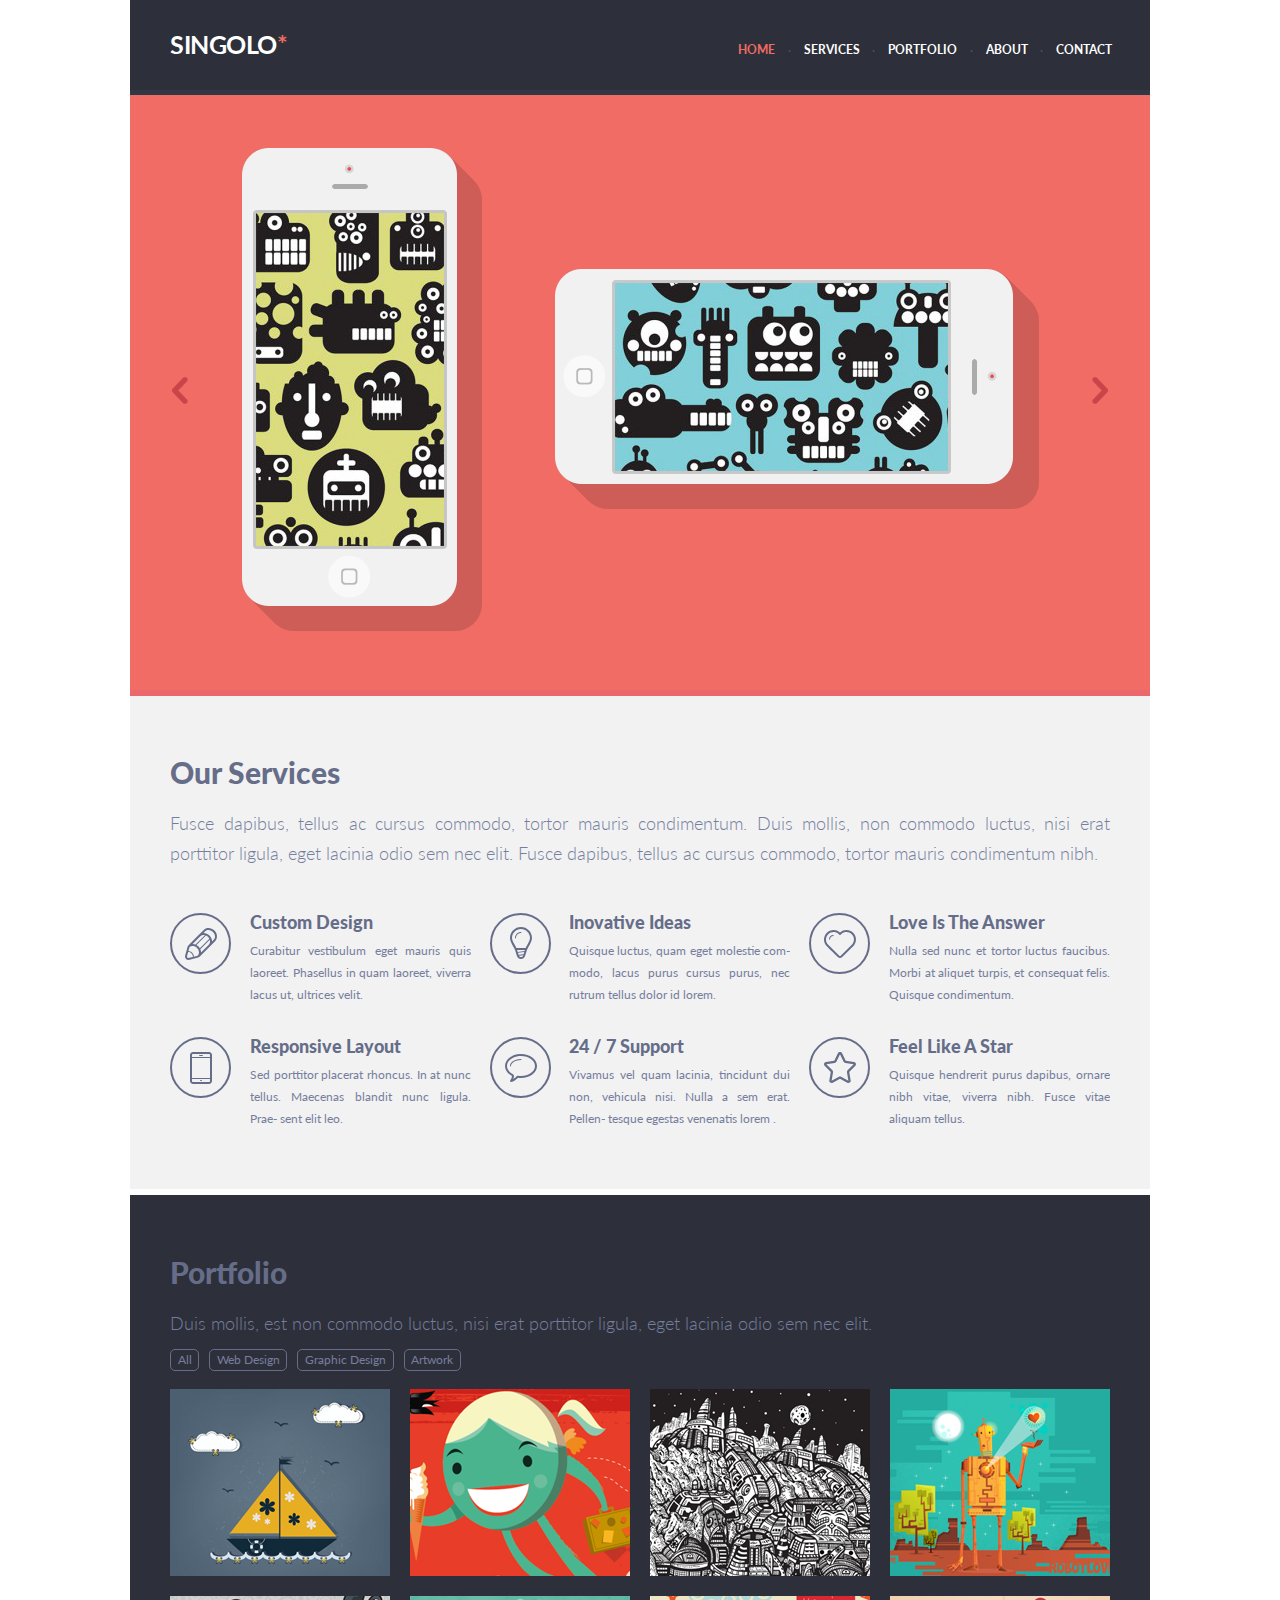
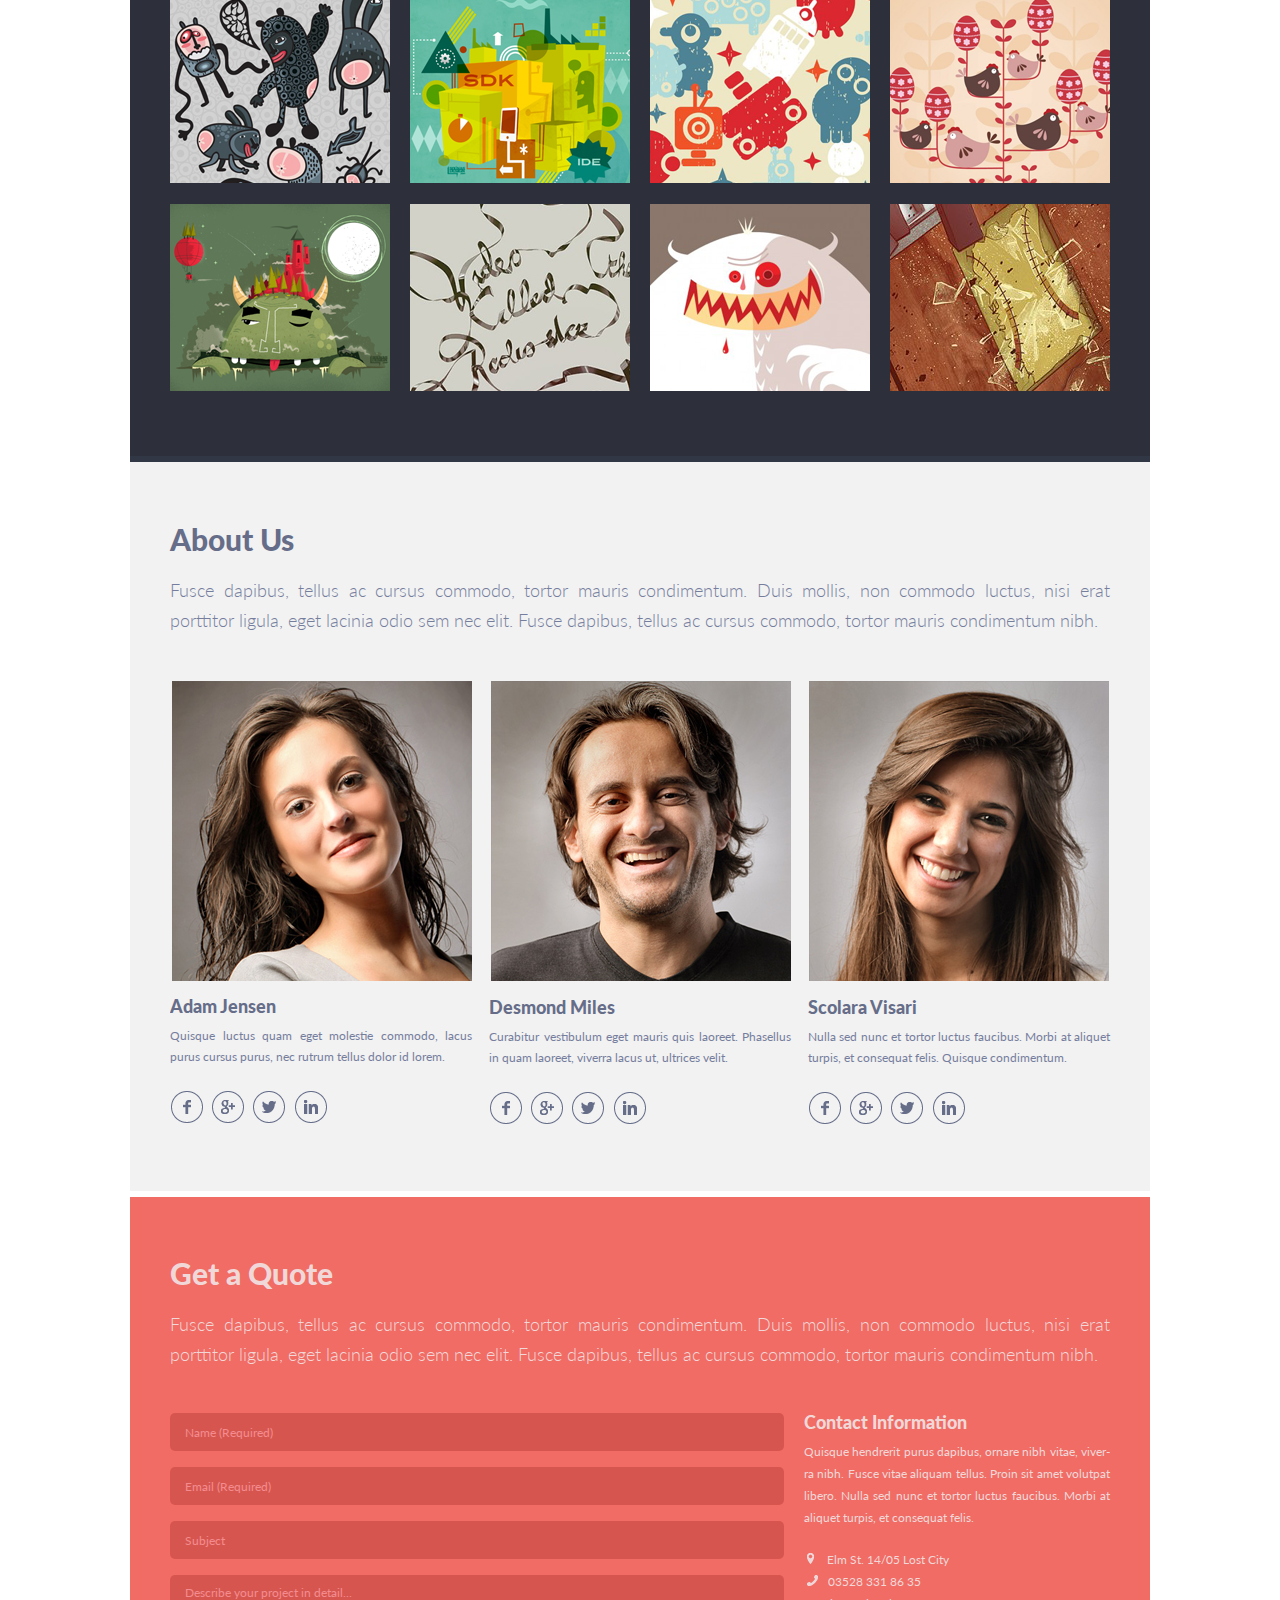
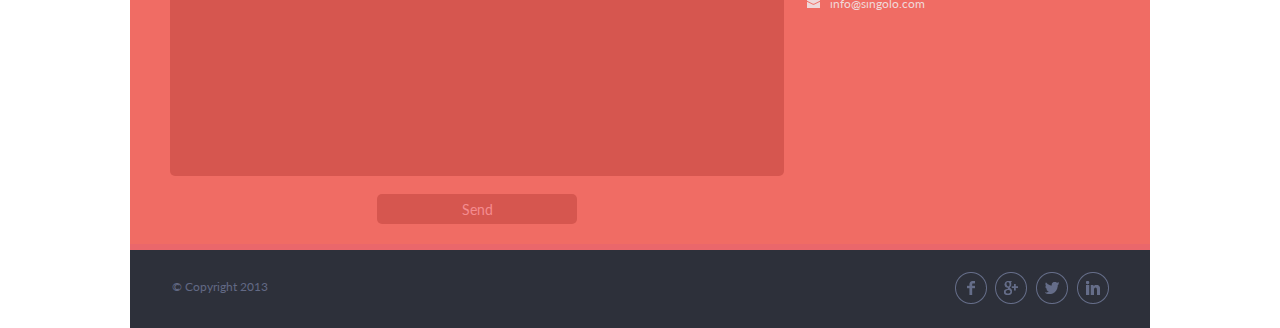
<file: index.html>
<!DOCTYPE html>
<html lang="en">
<head>
	<meta charset="UTF-8">
	<meta name="viewport" content="width=device-width, initial-scale=1.0" />
	<link href="https://fonts.googleapis.com/css?family=Lato:100,300,400,700,900&display=swap" rel="stylesheet">
	<link rel="stylesheet" href="style.css">
	<title>Singolo</title>
</head>
<body>
	<div class="msg">
		<div class="msgh">
			<header class="header wrapper">
				<div class="burger">
					<img src="assets/Burger-menu-icon.png" alt="Burger">
				</div>
				<h1>SINGOLO<span class="spar">*</span></h1>
				<nav class="navigation nav-first">
					<a href="#slider" class="active_nav">HOME</a>
					<span>·</span>
					<a href="#services">SERVICES</a>
					<span>·</span>
					<a href="#Portfolio">PORTFOLIO</a>
					<span>·</span>
					<a href="#About-us">ABOUT</a>
					<span>·</span>
					<a href="#get-a-quote">CONTACT</a>
				</nav>
			</header>
		</div>
	</div>
	<main>
		<section id="slider">
			<div class="slider wrapper">
				<img src="assets/Left.png" alt="On the left" class="slide left">
				<img src="assets/Right.png" alt="On the right" class="slide right">
				<div class="slide1 slide__active">
					<img src="assets/iPhoneVertical.png" alt="Vertical iPhone" class="vertical-phone">
					<div class="vertel"></div>
					<div class="black1"></div>
					<img src="assets/iPhoneHorizontal.png" alt="Horizontal iPhone" class="horizontal-phone">
					<div class="hortel"></div>
					<div class="black2"></div>
				</div>
				<div class="slide1">
					<img src="assets/leftphone.png" alt="left-phone" class="left-phone">
					<img src="assets/mainphone.png" alt="main-phone" class="main-phone">
					<img src="assets/rightphone.png" alt="right-phone" class="right-phone">
				</div>
			</div>
		</section>
		<section class="services wrapper" id="services">
			<div class="description">
				<h2>Our Services</h2>
				<p>Fusce dapibus, tellus ac cursus commodo, tortor mauris condimentum. Duis mollis, non commodo luctus, nisi erat porttitor ligula, eget lacinia odio sem nec elit. Fusce dapibus, tellus ac cursus commodo, tortor mauris condimentum nibh.</p>
			</div>
			<div class="layout-3-colums">
				<div class="colums">
					<img src="assets/pen.svg" alt="pen">
					<h3>Custom Design</h3>
					<p>Curabitur vestibulum eget mauris quis laoreet. Phasellus in quam laoreet, viverra lacus ut, ultrices velit.</p>
				</div>
				<div class="colums">
					<img src="assets/bulb.svg" alt="bulb">
					<h3>Inovative Ideas</h3>
					<p>Quisque luctus, quam eget molestie com- modo, lacus purus cursus purus, nec rutrum tellus dolor id lorem.</p>
				</div>
				<div class="colums">
					<img src="assets/heart.svg" alt="heart">
					<h3>Love Is The Answer</h3>
					<p>Nulla sed nunc et tortor luctus faucibus. Morbi at aliquet turpis, et consequat felis. Quisque condimentum.</p>
				</div>
				<div class="colums">
					<img src="assets/phone.svg" alt="phone">
					<h3>Responsive Layout</h3>
					<p>Sed porttitor placerat rhoncus. In at nunc tellus. Maecenas blandit nunc ligula. Prae- sent elit leo.</p>
				</div>
				<div class="colums">
					<img src="assets/bubble.svg" alt="bubble">
					<h3>24 / 7 Support</h3>
					<p>Vivamus vel quam lacinia, tincidunt dui non, vehicula nisi. Nulla a sem erat. Pellen- tesque egestas venenatis lorem .</p>
				</div>
				<div class="colums">
					<img src="assets/star.svg" alt="star">
					<h3>Feel Like A Star</h3>
					<p>Quisque hendrerit purus dapibus, ornare nibh vitae, viverra nibh. Fusce vitae aliquam tellus.</p>
				</div>
			</div>
		</section>
		<section class="Portfolio" id="Portfolio">
			<div class="wrapper portfolio">
				<div class="up-text">
					<h2>Portfolio</h2>
					<p>Duis mollis, est non commodo luctus, nisi erat porttitor ligula, eget lacinia odio sem nec elit.</p>
					<button>All</button>
					<button>Web Design</button>
					<button>Graphic Design</button>
					<button>Artwork</button>
					<div class="layout-4-colums">
						<div class="colum"><img src="assets/1.png"></div>
						<div class="colum"><img src="assets/2.png"></div>
						<div class="colum"><img src="assets/3.png"></div>
						<div class="colum"><img src="assets/4.png"></div>
						<div class="colum"><img src="assets/5.png"></div>
						<div class="colum"><img src="assets/6.png"></div>
						<div class="colum"><img src="assets/7.png"></div>
						<div class="colum"><img src="assets/8.png"></div>
						<div class="colum"><img src="assets/9.png"></div>
						<div class="colum"><img src="assets/10.png"></div>
						<div class="colum"><img src="assets/11.png"></div>
						<div class="colum"><img src="assets/12.png"></div>
					</div>
				</div>
			</div>
		</section>
		<section class="About-us" id="About-us">
			<div class="wrapper about-us">
				<div class="description">
					<h2>About Us</h2>
					<p>Fusce dapibus, tellus ac cursus commodo, tortor mauris condimentum. Duis mollis, non commodo luctus, nisi erat porttitor ligula, eget lacinia odio sem nec elit. Fusce dapibus, tellus ac cursus commodo, tortor mauris condimentum nibh.</p>
				</div>
				<div class="layout-3-colums1">
					<div class="column">
						<img class="man" src="assets/Adam.png">
						<h3>Adam Jensen</h3>
						<p>Quisque luctus quam eget molestie commodo, lacus purus cursus purus, nec rutrum tellus dolor id lorem.</p>
						<img class="soc" src="assets/facebook.png">
						<img class="soc" src="assets/google.png">
						<img class="soc" src="assets/twitter.png">
						<img class="soc" src="assets/linkedin.png">
					</div>
					<div class="column">
						<img class="man" src="assets/Desmond.png">
						<h3>Desmond Miles</h3>
						<p>Curabitur vestibulum eget mauris quis laoreet. Phasellus in quam laoreet, viverra lacus ut, ultrices velit.</p>
						<img class="soc" src="assets/facebook.png">
						<img class="soc" src="assets/google.png">
						<img class="soc" src="assets/twitter.png">
						<img class="soc" src="assets/linkedin.png">
					</div>
					<div class="column">
						<img class="man" src="assets/Scrola.png">
						<h3>Scolara Visari</h3>
						<p>Nulla sed nunc et tortor luctus faucibus. Morbi at aliquet turpis, et consequat felis. Quisque condimentum.</p>
						<img class="soc" src="assets/facebook.png">
						<img class="soc" src="assets/google.png">
						<img class="soc" src="assets/twitter.png">
						<img class="soc" src="assets/linkedin.png">
					</div>
				</div>
			</div>
		</section>
		<section class="get-a-quote" id="get-a-quote">
			<div class="wrapper get">
				<h2>Get a Quote</h2>
				<p class="description">Fusce dapibus, tellus ac cursus commodo, tortor mauris condimentum. Duis mollis, non commodo luctus, nisi erat porttitor ligula, eget lacinia odio sem nec elit. Fusce dapibus, tellus ac cursus commodo, tortor mauris condimentum nibh.</p>
				<div class="forms">
					<div class="main-form">
						<form method="post" action="" onsubmit="return false" id="form">
							<input type="text" placeholder="Name (Required)" required id="name">
							<input type="email" placeholder="Email (Required)" required id="email">
							<input type="text" placeholder="Subject" id="subject">
							<textarea placeholder="Describe your project in detail..." id="describe"></textarea>
							<input type="submit" name="but" class="but" value="Send" id="submit">
						</form>
					</div>
					<div class="message-block">
						<div class="message">
							<h4>Письмо отправлено</h4>
							<p>Тема: <span id="subject2"></span></p>
							<p>Описание: <span id="describe2"></span></p>
							<input type="button" name="but" id="close" value="OK">
						</div>
					</div>
					<div class="contact">
						<h3>Contact Information</h3>
						<p>Quisque hendrerit purus dapibus, ornare nibh vitae, viver- ra nibh. Fusce vitae aliquam tellus. Proin sit amet volutpat libero. Nulla sed nunc et tortor luctus faucibus. Morbi at aliquet turpis, et consequat felis.</p>
						<img alt="Location" src="assets/location.png" width="7px" height="11px"><span>Elm St. 14/05 Lost City</span><br>
						<a href="tel:035283318635"><img alt="Phone" src="assets/phone-small.png" width="11px" height="11px">03528 331 86 35</a><br>
						<a href="mailto:info@singolo.com"><img alt="Email" src="assets/mail.png" width="13px" height="8px">info@singolo.com</a>
					</div>
				</div>
			</div>
		</section>
		<footer>
			<div class="wrapper foot">
				<p>© Copyright 2013</p>
				<div class="circles">
					<img alt="Facebook" src="assets/facebook.png">
					<img alt="Google" src="assets/google.png">
					<img alt="Twitter" src="assets/twitter.png">
					<img alt="In" src="assets/linkedin.png">
				</div>
			</div>
		</footer>
	</main>
	<script type="text/javascript" src="script.js"></script>
</body>
</html>
</file>
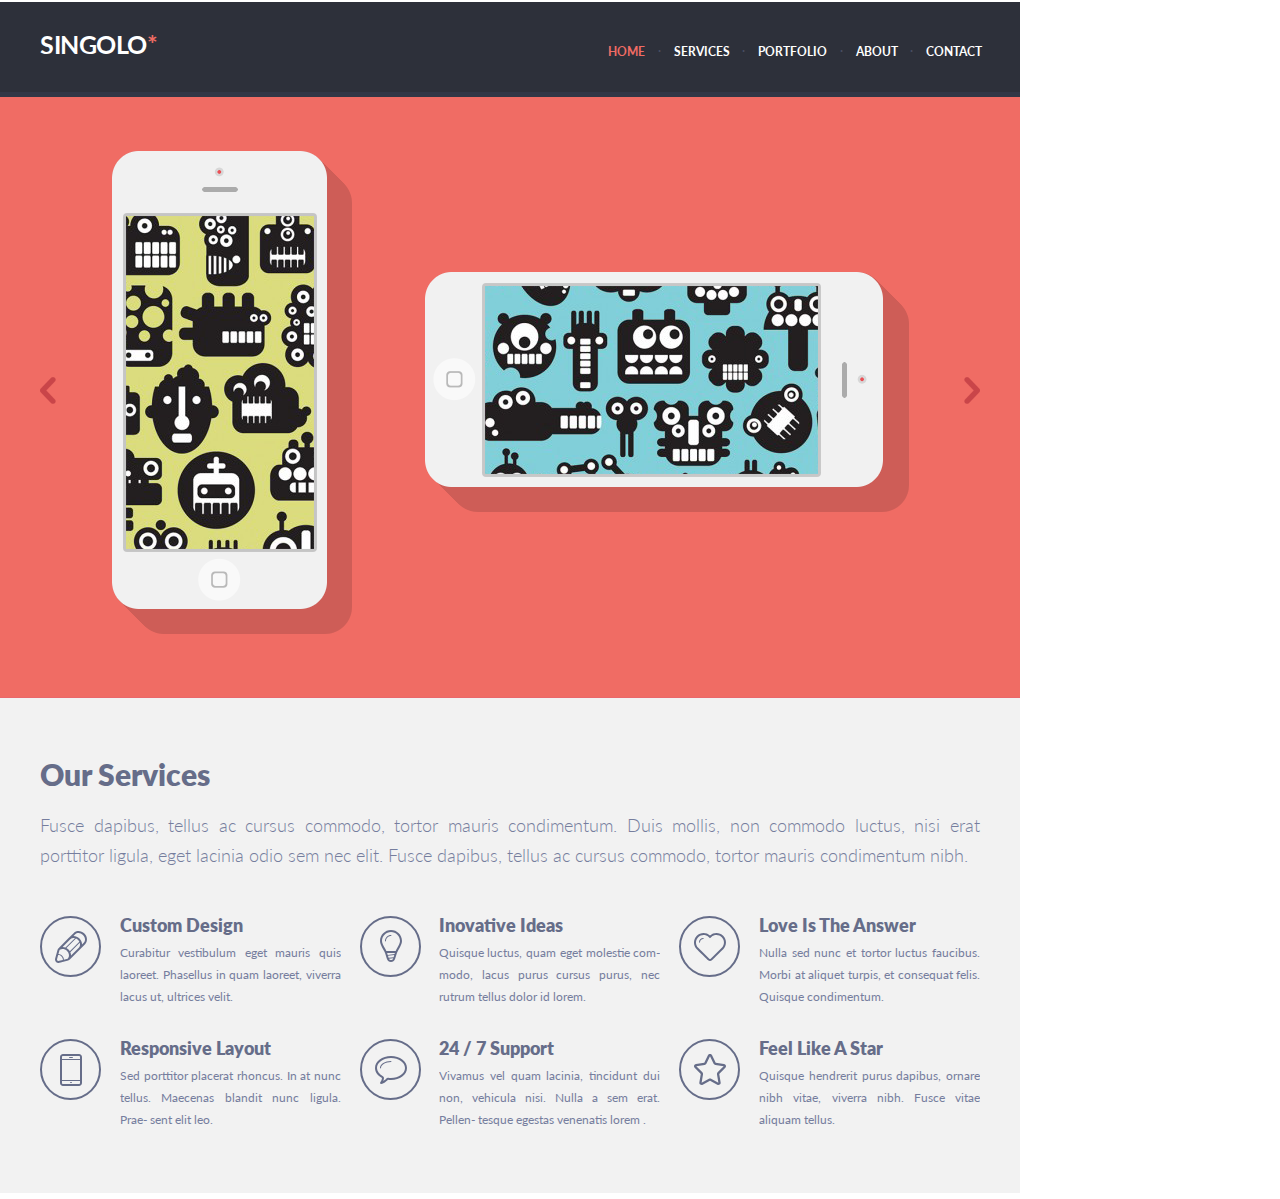
<file: singolo1.html>
<!DOCTYPE html>
<html lang="en">
<head>
	<meta charset="UTF-8">
	<link rel="stylesheet" href="singolo1.css">
	<title>Singolo1</title>
</head>
<body>
	<header class="header">
		<div class="wrapper">
			<h1>SINGOLO<span class="spar">*</span></h1>
			<nav class="navigation">
				<a href="#">HOME</a>
				<span>·</span>
				<a href="#">SERVICES</a>
				<span>·</span>
				<a href="#">PORTFOLIO</a>
				<span>·</span>
				<a href="#">ABOUT</a>
				<span>·</span>
				<a href="#">CONTACT</a>
			</nav>
		</div>
	</header>
	<main>
		<div class="slider">
			<div class="wrapper">
				<img src="assets/Left.png" alt="On the left" class="slide left">
				<img src="assets/iPhoneVertical.png" alt="Vertical iPhone" class="vertical-phone">
				<img src="assets/iPhoneHorizontal.png" alt="Horizontal iPhone" class="horizontal-phone">
				<img src="assets/Right.png" alt="On the right" class="slide right">
			</div>
		</div>
		<section class="services">
			<div class="wrapper">
				<div class="description">
					<h2>Our Services</h2>
					<p>Fusce dapibus, tellus ac cursus commodo, tortor mauris condimentum. Duis mollis, non commodo luctus, nisi erat porttitor ligula, eget lacinia odio sem nec elit. Fusce dapibus, tellus ac cursus commodo, tortor mauris condimentum nibh.</p>
				</div>
				<div class="layout-3-colums">
					<div class="colums">
						<img src="assets/pen.svg" alt="pen">
						<h3>Custom Design</h3>
						<p>Curabitur vestibulum eget mauris quis laoreet. Phasellus in quam laoreet, viverra lacus ut, ultrices velit.</p>
					</div>
					<div class="colums">
						<img src="assets/bulb.svg" alt="bulb">
						<h3>Inovative Ideas</h3>
						<p>Quisque luctus, quam eget molestie com- modo, lacus purus cursus purus, nec rutrum tellus dolor id lorem.</p>
					</div>
					<div class="colums">
						<img src="assets/heart.svg" alt="heart">
						<h3>Love Is The Answer</h3>
						<p>Nulla sed nunc et tortor luctus faucibus. Morbi at aliquet turpis, et consequat felis. Quisque condimentum.</p>
					</div>
					<div class="colums">
						<img src="assets/phone.svg" alt="phone">
						<h3>Responsive Layout</h3>
						<p>Sed porttitor placerat rhoncus. In at nunc tellus. Maecenas blandit nunc ligula. Prae- sent elit leo.</p>
					</div>
					<div class="colums">
						<img src="assets/bubble.svg" alt="bubble">
						<h3>24 / 7 Support</h3>
						<p>Vivamus vel quam lacinia, tincidunt dui non, vehicula nisi. Nulla a sem erat. Pellen- tesque egestas venenatis lorem .</p>
					</div>
					<div class="colums">
						<img src="assets/star.svg" alt="star">
						<h3>Feel Like A Star</h3>
						<p>Quisque hendrerit purus dapibus, ornare nibh vitae, viverra nibh. Fusce vitae aliquam tellus.</p>
					</div>
				</div>
			</div>
		</section>
	</main>	
</body>
</html>
</file>
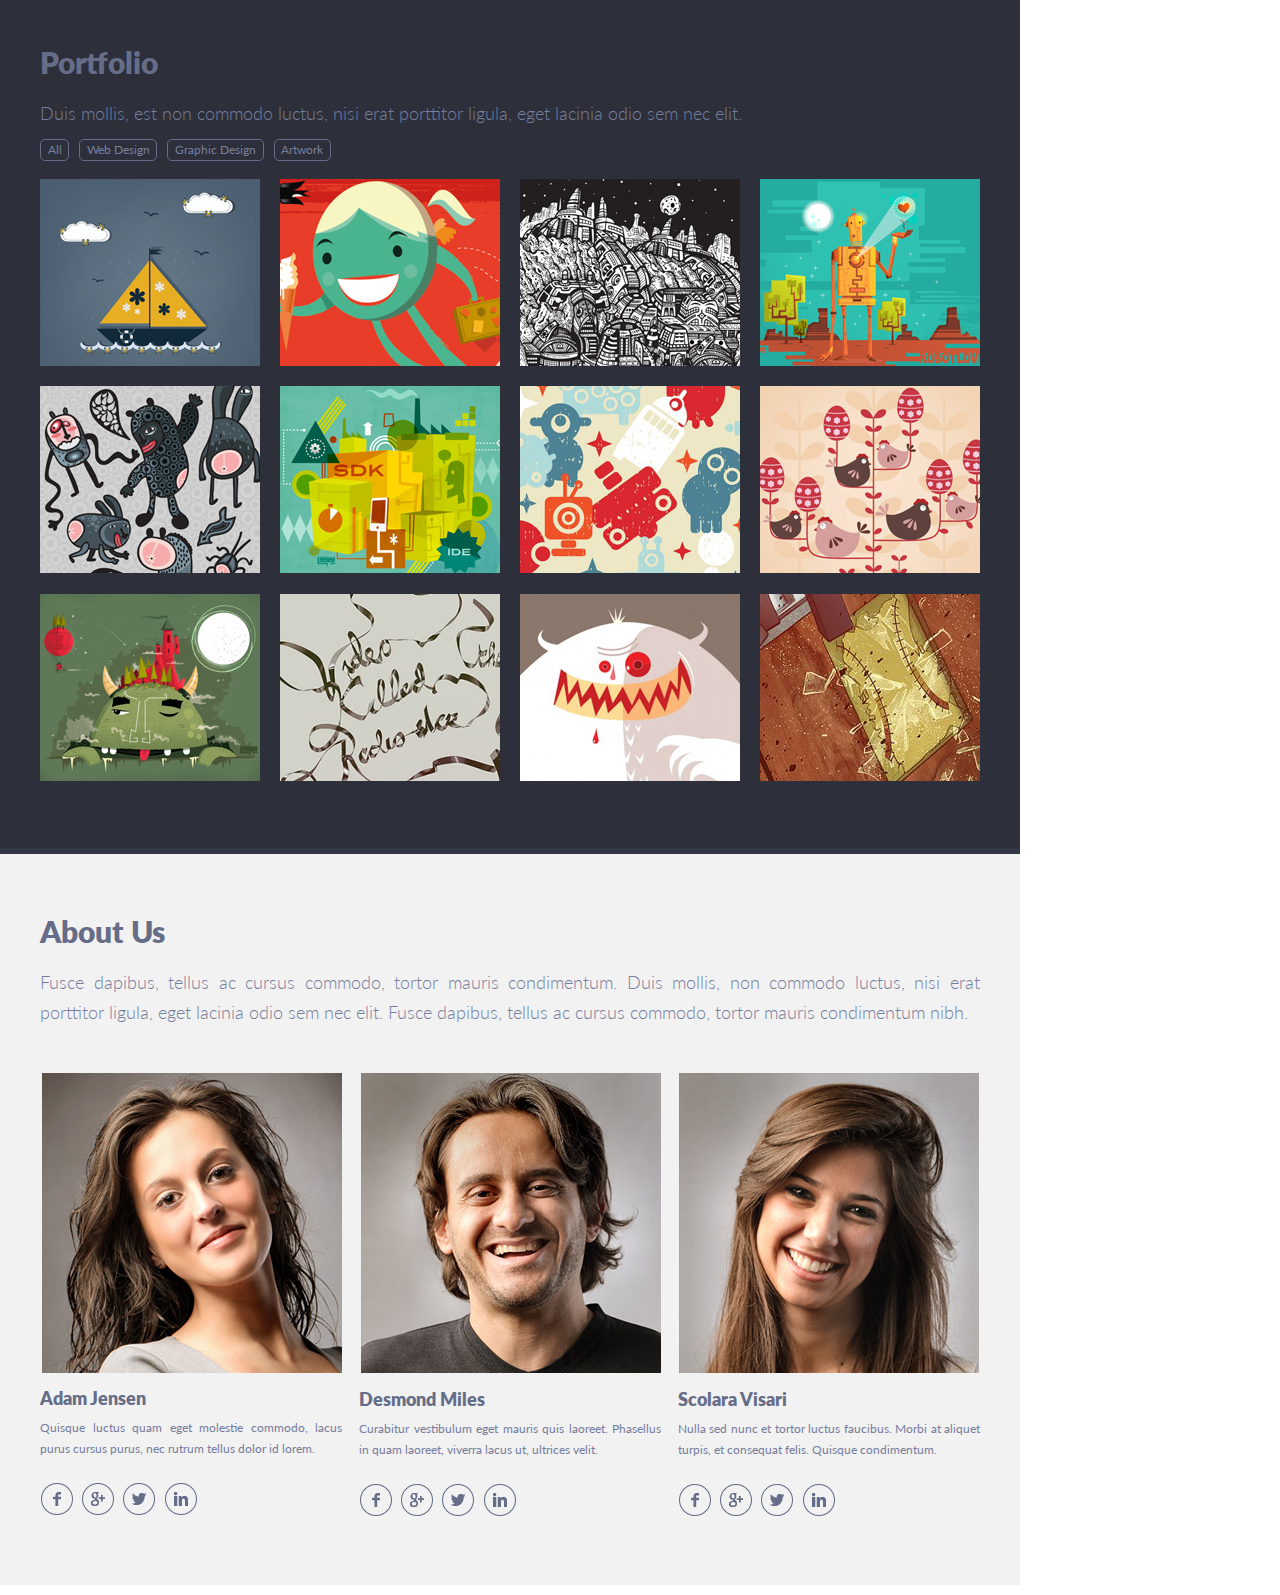
<file: singolo2.html>
<!DOCTYPE html>
<html lang="en">
<head>
	<meta charset="UTF-8">
	<link rel="stylesheet" href="singolo2.css">
	<title>Singolo2</title>
</head>
<body>
	<main>
		<section class="Portfolio">
			<div class="wrapper portfolio">
				<div class="up-text">
					<h2>Portfolio</h2>
					<p>Duis mollis, est non commodo luctus, nisi erat porttitor ligula, eget lacinia odio sem nec elit.</p>
					<button>All</button>
					<button>Web Design</button>
					<button>Graphic Design</button>
					<button>Artwork</button>
					<div class="layout-4-colums">
						<div class="colum"><img src="assets/1.png"></div>
						<div class="colum"><img src="assets/2.png"></div>
						<div class="colum"><img src="assets/3.png"></div>
						<div class="colum"><img src="assets/4.png"></div>
						<div class="colum"><img src="assets/5.png"></div>
						<div class="colum"><img src="assets/6.png"></div>
						<div class="colum"><img src="assets/7.png"></div>
						<div class="colum"><img src="assets/8.png"></div>
						<div class="colum"><img src="assets/9.png"></div>
						<div class="colum"><img src="assets/10.png"></div>
						<div class="colum"><img src="assets/11.png"></div>
						<div class="colum"><img src="assets/12.png"></div>
					</div>
				</div>
			</div>
		</section>
		<section class="About-us">
			<div class="wrapper about-us">
				<div class="description">
					<h2>About Us</h2>
					<p>Fusce dapibus, tellus ac cursus commodo, tortor mauris condimentum. Duis mollis, non commodo luctus, nisi erat porttitor ligula, eget lacinia odio sem nec elit. Fusce dapibus, tellus ac cursus commodo, tortor mauris condimentum nibh.</p>
				</div>
				<div class="layout-3-colums">
					<div class="column">
						<img class="man" src="assets/Adam.png">
						<h3>Adam Jensen</h3>
						<p>Quisque luctus quam eget molestie commodo, lacus purus cursus purus, nec rutrum tellus dolor id lorem.</p>
						<img class="soc" src="assets/facebook.png">
						<img class="soc" src="assets/google.png">
						<img class="soc" src="assets/twitter.png">
						<img class="soc" src="assets/linkedin.png">
					</div>
					<div class="column">
						<img class="man" src="assets/Desmond.png">
						<h3>Desmond Miles</h3>
						<p>Curabitur vestibulum eget mauris quis laoreet. Phasellus in quam laoreet, viverra lacus ut, ultrices velit.</p>
						<img class="soc" src="assets/facebook.png">
						<img class="soc" src="assets/google.png">
						<img class="soc" src="assets/twitter.png">
						<img class="soc" src="assets/linkedin.png">
					</div>
					<div class="column">
						<img class="man" src="assets/Scrola.png">
						<h3>Scolara Visari</h3>
						<p>Nulla sed nunc et tortor luctus faucibus. Morbi at aliquet turpis, et consequat felis. Quisque condimentum.</p>
						<img class="soc" src="assets/facebook.png">
						<img class="soc" src="assets/google.png">
						<img class="soc" src="assets/twitter.png">
						<img class="soc" src="assets/linkedin.png">
					</div>
				</div>
			</div>
		</section>
	</main>
</body>
</html>
</file>
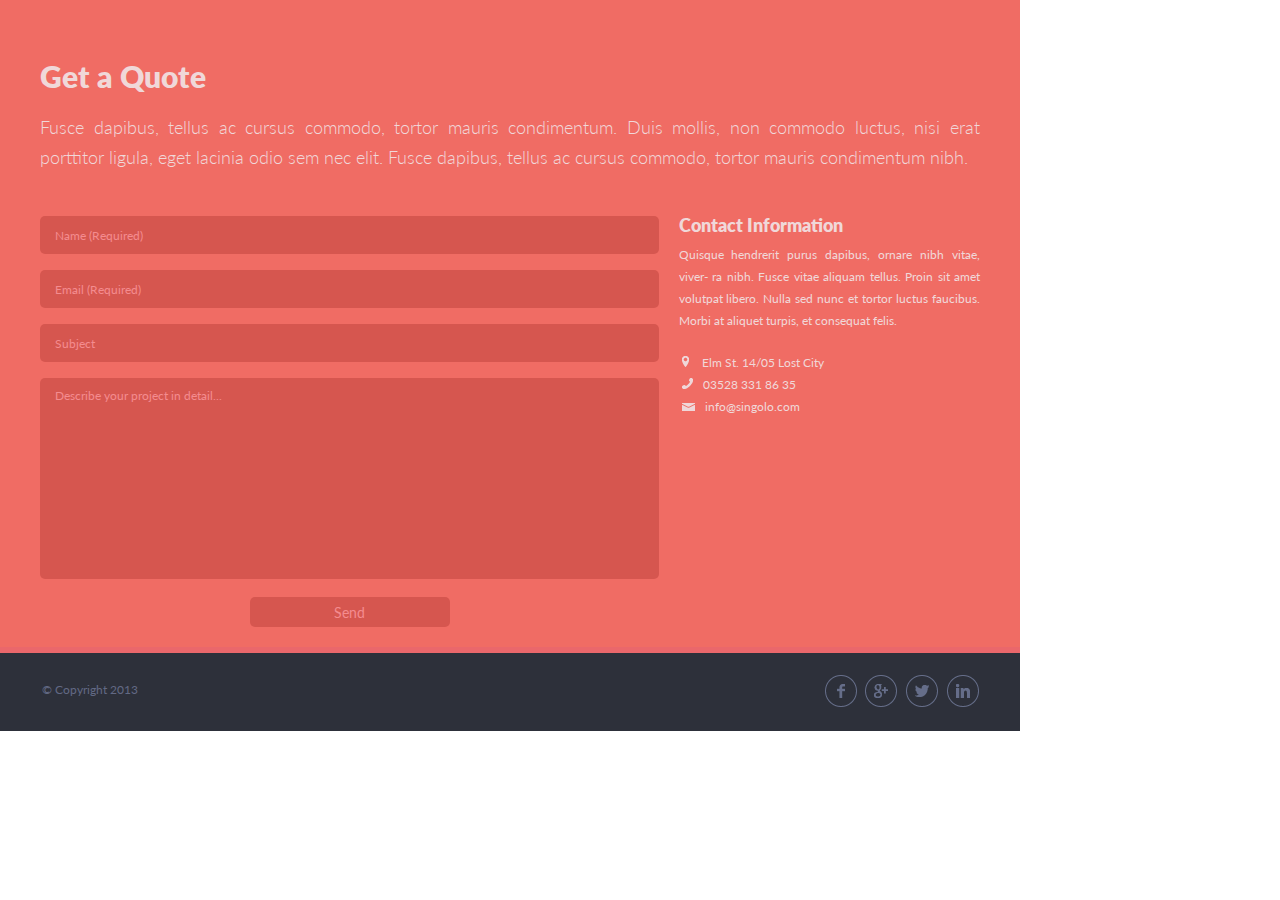
<file: singolo3.html>
<!DOCTYPE html>
<html>
	<head>
		<link rel="stylesheet" href="singolo3.css">
		<title>Singolo3</title>
	</head>
	<body>
		<section class="get-a-quote">
			<div class="wrapper get">
				<h2>Get a Quote</h2>
				<p class="description">Fusce dapibus, tellus ac cursus commodo, tortor mauris condimentum. Duis mollis, non commodo luctus, nisi erat porttitor ligula, eget lacinia odio sem nec elit. Fusce dapibus, tellus ac cursus commodo, tortor mauris condimentum nibh.</p>
				<div class="forms">
					<div class="main-form">
						<form method="post" action="">
							<input type="text" placeholder="Name (Required)" required>
							<input type="email" placeholder="Email (Required)" required>
							<input type="text" placeholder="Subject">
							<textarea placeholder="Describe your project in detail..."></textarea>
							<input type="submit" name="but" class="but" value="Send">
						</form>
					</div>
					<div class="contact">
						<h3>Contact Information</h3>
						<p>Quisque hendrerit purus dapibus, ornare nibh vitae, viver- ra nibh. Fusce vitae aliquam tellus. Proin sit amet volutpat libero. Nulla sed nunc et tortor luctus faucibus. Morbi at aliquet turpis, et consequat felis.</p>
						<img alt="Location" src="assets/location.png" width="7px" height="11px"><span>Elm St. 14/05 Lost City</span><br>
						<a href="tel:035283318635"><img alt="Phone" src="assets/phone-small.png" width="11px" height="11px">03528 331 86 35</a><br>
						<a href="mailto:info@singolo.com"><img alt="Email" src="assets/mail.png" width="13px" height="8px">info@singolo.com</a>
					</div>
				</div>
			</div>
		</section>
		<footer>
			<div class="wrapper foot">
				<p>© Copyright 2013</p>
				<div class="circles">
					<img alt="Facebook" src="assets/facebook.png">
					<img alt="Google" src="assets/google.png">
					<img alt="Twitter" src="assets/twitter.png">
					<img alt="In" src="assets/linkedin.png">
				</div>
			</div>
		</footer>
	</body>
</html>
</file>
<file: style.css>
* {
	margin: 0;
	padding: 0;
	font-size: 10px;
	font-family: "Lato", sans-serif;
	scroll-behavior: smooth;
}
.wrapper {
	padding: 0 40px;
	max-width: 940px;
	margin: 0 auto;
}
.header {
	z-index: 4;
	position: fixed;
	margin: auto;
	left: 0;
	right: 0;
	padding: 0 40px;
	background: #2d303a;
	height: 90px;
	border-bottom: solid 5px #323746;
	vertical-align: center;
}
.burger {
	display: none;
}
h1 {
	font-size: 2.5rem;
	font-weight: bold;
	letter-spacing: -0.5px;
	color: #fff;
	line-height: 6px;
	padding-top: 39px;
	margin: 2px -2px 0 0;
}
.spar {
	font-size: 2.5rem;
	color: #F06C64;
}
.navigation {
	display: flex;
	float: right;
	flex-direction: row;
	justify-content: space-between;
	align-items: stretch;
	height: 100%;
	width: 370px;
}
.navigation a {
	color: #fff;
	font-weight: bold;
	font-size: 1.2rem;
	line-height: 100%;
	text-decoration: none;
	margin: -3px -2px 0px -2px;
}
.navigation span {
	color: #494E62;
	font-size: 1.2rem;
	line-height: 6px;
	margin-top: 1px;
}
.navigation a:hover {
	color: #F06C64;
}
a.active_nav {
	color: #F06C64;
}
.navigation .active {
	color: #F06C64;
}
.slider {
	overflow: hidden;
	position: relative;
	padding-top: 95px;
	height: 595px;
	background-color: #f06c64;
	max-width: 940px;
	border-bottom: solid 6px #ea676b;
}
.slide1 {
	display: none;
	position: relative;
	animation: 0.5s;
}
.left {
	position: absolute;
	top: 377px;
	left: 42px;
	z-index: 3;
}
.slide:active {
	width: 24px;
	height: 40px;
	top: 378px;
}
.slide:hover {
	cursor: pointer;
	background: #b3b1b1;
	border-radius: 3px;
	border: solid #b3b1b1 3px;
	top: 378px;
}
.vertical-phone {
	position: absolute;
	top: -17px;
	left: 70px;
}
.vertel {
	position: absolute;
	width: 216px;
	height: 458px;
	top: 53px;
	left: 71px;
	z-index: 1;
}
.black1 {
	display: none;
	position: absolute;
	background: black;
	top: 118px;
	left: 86px;
	width: 188px;
	height: 333px;
}
.horizontal-phone {
	position: absolute;
	top: 69px;
	right: 40px;
}
.hortel {
	position: absolute;
	width: 458px;
	height: 216px;
	top: 173px;
	right: 97px;
	z-index: 1;
}
.black2 {
	display: none;
	position: absolute;
	background: black;
	height: 188px;
	width: 333px;
	top: 188px;
	right: 162px;
}
div.block {
	display: block;
}
.right {
	position: absolute;
	top: 377px;
	right: 42px;
	z-index: 3;
}
.left-phone {
	z-index: 1;
	position: absolute;
	top: 152px;
	left: 212px;
}
.main-phone {
	z-index: 2;
	position: absolute;
	top: 43px;
	left: 343px;
}
.right-phone {
	z-index: 1;
	position: absolute;
	top: 152px;
	right: 211px;
}
.slide__active, .next {
  display: block;
}
.fromleft {
	animation-name: fromleft;
}
.toleft {
	animation-name: left;
}
.fromright {
	animation-name: right;
}
.toright {
	animation-name: toright;
}
@keyframes left {
    from {
        left: 0;
    }
    to {
        left: -100%;
    }
}
@keyframes right {
    from {
        left: 100%;
    }
    to {
        left: 0;
    }
}
@keyframes fromleft {
    from {
        left: -100%;
    }
    to {
        left: 0;
    }
}
@keyframes toright {
    from {
        left: 0;
    }
    to {
        left: 100%;
    }
}
.services {
	padding-top: 95px;
	margin-top: -95px;
	background-color: #f2f2f2;
	height: 493px;
	border-bottom: solid 6px #fff;
}
.services h2 {
	padding-top: 67px;
	font-size: 3rem;
	line-height: 18px;
	color: #666d89;
	font-weight: 900;
	margin-bottom: 27px;
}
.description p {
	font-size: 1.8rem;
	line-height: 30px;
	color: #767e9e;
	font-weight: 300;
	text-align: justify;
}
.layout-3-colums {
	display: flex;
	flex-direction: row;
	justify-content: space-between;
	flex-wrap: wrap; 
	margin-top: 11px;
}
.colums {
	width: 32%;
	height: 20%;
	margin-bottom: 31px;
}
.colums img {
	float: left;
	margin-right: 18px;
}
.colums h3 {
	font-size: 1.8rem;
	line-height: 18px;
	color: #666d89;
	font-weight: 900;
}
.colums p {
	margin-top: 9px;
	font-size: 1.2rem;
	line-height: 22px;
	color: #767e9e;
	font-weight: 400;
	overflow: hidden;
	text-align: justify;
	height: 66px;
}
.Portfolio {
	padding-top: 95px;
	margin-top: -95px;
}
.portfolio {
	background: #2D303A;
	height: 793px;
	padding-top: 68px;
	border-bottom: solid 6px #323746;
}
.up-text h2 {
	font-weight: 900;
	font-size: 3rem;
	line-height: 18px;
	color: #666D89;
}
.up-text p {
	margin-top: 27px;
	font-weight: 300;
	font-size: 1.8rem;
	line-height: 30px;
	color: #767E9E;
	text-align: justify;
}
.up-text button {
	background: rgba(0, 0, 0, 0.0001);
	border: 1px solid #666D89;
	color: #767E9E;
	font-size: 1.2rem;
	line-height: 20px;
	border-radius: 5px;
	margin: 11px 7px 0 0;
	padding: 0 6.6px;
	cursor: pointer;
}
.up-text button:hover {
	border: solid 1px #DEDEDE;
	color: #DEDEDE;
}
.up-text .active2 {
	border: solid 1px #DEDEDE;
	color: #DEDEDE;
}
.layout-4-colums {
	display: flex;
	flex-wrap: wrap;
	justify-content: space-between;
	height: 622px;
	margin-bottom: 65px;
}
.colum {
	position: relative;
	width: 220px;
	height: 187px;
	background: red;
	margin-top: 18px;
	background: #464B5E;
	cursor: pointer;
}
.colum:nth-child(1n + 13) {
	display: none;
}
.About-us {
	padding-top: 95px;
	margin-top: -95px;
}
.about-us {
	padding-top: 68px;
	background: #F2F2F2;
	border-bottom: solid 6px #fff;
}
.description h2 {
	font-weight: 900;
	font-size: 3rem;
	line-height: 18px;
	color: #666D89;
}
.description p {
	margin-top: 27px;
	margin-bottom: 45px;
	font-weight: 300;
	font-size: 1.8rem;
	line-height: 30px;
	color: #767E9E;
	text-align: justify;
}
.layout-3-colums1 {
	display: flex;
	justify-content: space-between;
	flex-wrap: wrap;
	margin-bottom: 63px;
}
.column {
	max-width: 302px;
}
.column h3 {
	margin-top: 12px;
	font-weight: 900;
	font-size: 1.8rem;
	line-height: 18px;
	color: #666D89;
	white-space: nowrap;
	overflow: hidden;
}
.column p {
	margin-top: 10px;
	font-size: 1.2rem;
	line-height: 21px;
	color: #767e9e;
	font-weight: 400;
	text-align: justify;
}
.soc {
	margin-top: 23px;
	padding-right: 4px;
	color: #666D89;
	cursor: pointer;
}
.soc:hover {
	height: 37px;
	width: auto;
	margin-top: 18px;
	padding-right: 2px;
}
.get {
	background-color: #f06c64;
	padding-top: 67px;
	padding-bottom: 20px;
	border-bottom: 6px solid #EA676B;
}
.get-a-quote h2 {
	font-size: 3rem;
	line-height: 18px;
	color: #f0d8d9;
	font-weight: 900;
	margin-bottom: 27px;
}
.description {
	font-size: 1.8rem;
	line-height: 30px;
	color: #f0d8d9;
	font-weight: 300;
	margin-bottom: 44px;
	text-align: justify;
}
.forms {
	display: flex;
	justify-content: space-between;
}
.main-form {
	width: 231%;
	margin-right: 18.5px;
}
input, textarea {
	width: 95%;
	height: 30px;
	border-radius: 5px;
	background-color: #d6564f;
	margin-bottom: 16px;
	border: 0;
	padding: 4px 15px;
	color: white;
	font-size:  1.2rem;
}
textarea {
	height: 190px;
	resize: none;
	padding-top: 7px;
}
input::placeholder, textarea::placeholder {
	font-size: 1.2rem;
	line-height: 22px;
	color: #F48C8F;
}
.but {
	display: block;
	margin: 0 auto;
	width: 200px;
	height: 30px;
	color: #F48C8F;
	cursor: pointer;
	font-size: 1.4rem;
}
.but:hover {
	background: #B46965;
	color: #F0D8D9;
	transition: 0.3s;
}
.message-block {
	display: none;
	position: fixed;
	background: #0008;
	width: 100%;
	height: 100%;
	top: 0;
	left: 0;
	font-size: 2.2rem;
	color: #F0D8D9;
}
.message {
	position: absolute;
	top: 50%;
	left: calc(50% - 89px);
}
.message p, .message span, .message h4 {
	font-size: 1.6rem;
	margin-top: 10px;
}
#close {
	margin-top: 10px;
	margin-left: 27px;
	width: 100px;
	cursor: pointer;
}
.contact {
	margin-left: 1px;
}
.contact h3 {
	font-weight: 900;
	font-size: 1.8rem;
	line-height: 18px;
	color: #F0D8D9;
	margin-bottom: 10px;
}
.contact p {
	font-size: 1.2rem;
	line-height: 22px;
	color: #F0D8D9;
	text-align: justify;
	margin-bottom: 20px;
}
.contact a, .contact span {
	color: #F0D8D9;
	font-size: 1.2rem;
	text-decoration: none;
	line-height: 22px;
}
.contact span {
	margin-left: 3px;
}
.contact img {
	color: #F0D8D9;
	margin-right: 10px;
	margin-left: 3px;
}
.foot {
	background: #2D303A;
	display: flex;
	justify-content: space-between;
	padding-top: 21px;
	padding-bottom: 20px; 
}
.foot p {
	color: #626984;
	font-size: 1.15rem;
	padding-top: 9px;
	padding-left: 2px;
}
.circles img {
	margin-left: 3.5px;
}
.circles img:hover {
	height: 40px;
	width: auto;
	margin-left: -1.7px;
	cursor: pointer;
	margin-top: -10px;
}
@media (max-width: 1019px) and (min-width: 768px){
	.wrapper {
		padding-left: 24px;
	}
	.header {
		padding: 0 40px 0 24px;
	}
	.vertical-phone {
		width: 64%;
		top: -12px;
		left: 43px;
	}
	.horizontal-phone {
		width: 64%;
		top: 54px;
		right: 17px;
	}
	div.vertel, div.hortel, div.black1, div.black2 {
		display: none;
	}
	.slider {
		padding-top: 95px;
		height: 58vw;
	}
	.left {
	    top: 40vw;
	    left: 15px;
	}
	.right {
		top: 40vw;
		right: 25px;
	}
	.slide:active {
		width: 24px;
		height: 40px;
		top: 40vw;
	}
	.slide:hover {
		cursor: pointer;
		background: #b3b1b1;
		border-radius: 3px;
		border: solid #b3b1b1 3px;
		top: 41vw;
	}
	.navigation a {
		margin-top: -5px;
	}
	.left-phone {
		width: 17%;
		top: 152px;
		left: 180px;
	}
	.main-phone {
		width: 29%;
		margin: auto;
		top: 43px;
		left: 0;
		right: 0
	}
	.right-phone {
		width: 17%;
		top: 152px;
		right: 180px;
	}
	.services {
		padding-top: 10vw;
		height: auto;
	}
	.colums {
		width: 39vw;
		margin-bottom: 51px;
	}
	.layout-3-colums {
	    margin-top: -8px;
	    width: 85vw;
	    padding-bottom: 17px; 
	}
	.portfolio {
		padding-top: 9vw;
		padding-bottom: 30vw;
	}
	.up-text button {
		margin-top: 43px;
	}
	.colum {
	    width: 31%;
    	height: 30%;
	    margin-top: 20px;
	}
	.colum img {
		width: 100%;
		height: 100%;
	}
	.up-text {
		height: 25vw;
	}
	.description {
		margin-bottom: -9px;
	}
	.column img:first-child {
		width: 100%;
	}
	.column {
		width: 32%;
	}
	.column p {
		margin-top: 1px;
	}
	.soc {
		margin-top: 12px;
	}
	.get {
		padding-top: 64px;
		padding-bottom: 53px;
	}
	.get .description {
		margin-bottom: 27px; 
	}
	.main-form {
		width: 290vw;
	}
	input, textarea {
		width: 91%;
		margin-bottom: 11px;
	}
	.contact h3 {
		margin-bottom: 1px;
	}
	.contact p {
		margin-bottom: 10px;
	}
	textarea {
		height: 149px;
	}
}
@media (max-width: 767px) {
	.wrapper {
		padding: 0 25px;
	}
	.header{
		display: flex;
		justify-content: center;
		padding: 0 12px;
		height: 75px;
		border-bottom: 0;
	}
	.nav-first {
		display: none;
	}
	.burger {
		position: fixed;
		display: flex;
		width: 25px;
		height: 20px;
		top: 32px;
		left: 12px;
		cursor: pointer;
		transition: transform 0.3s, top 0.3s;
	}
	.transform {
		transform: rotate(90deg);
	}
	.header h1 {
		display: inline-block;
		margin: 0 auto;
		padding-left: 15px;
		padding-top: 40px;
		font-size: 2rem;
	}
	.spar {
		font-size: 2rem;
	}
	.msg-active {
		position: fixed;
		width: 100vw;
		height: 100vh;
		background: #0008;
		z-index: 10;
	}
	.nav-active {
		position: fixed;
		display: block;
		top: 232px;
		left: 15px;
		padding-left: 70px;
	}
	.msgh-active {
		position: fixed;
		width: 278px;
		height: 100vh;
		background: #2D303A;
	}
	a.aside {
		display: block;
		font-size: 2.4rem;
		margin-bottom: 27px;
		width: 175px;
	}
	div.vertel, div.hortel, div.black1, div.black2 {
		display: none;
	}
	.vertical-phone {
	    top: -24px;
        left: 9px;
    	width: 69%;
	}
	.horizontal-phone {
	    top: 8px;
	    right: -6px;
	    width: 69%;
	}
	.left {
	    top: 46vw;
	    left: 3px;
	}
	.right {
		top: 46vw;
    	right: -2px;
	}
	.slide:active {
		width: 24px;
		height: 40px;
		top: 46vw;
	}
	.slide:hover {
		cursor: pointer;
		background: #b3b1b1;
		border-radius: 3px;
		border: solid #b3b1b1 3px;
		top: 47vw;
	}
	.slider {
		padding-top: 95px;
		height: 54vw;
	}
	.left-phone {
		width: 17%;
		top: 35px;
		left: 180px;
	}
	.main-phone {
		width: 29%;
		margin: auto;
		top: 0px;
		left: 0;
		right: 0
	}
	.right-phone {
		width: 17%;
		top: 35px;
		right: 180px;
	}
	.services {
		padding-top: 70px;
    	margin-top: -70px;
    	height: auto;
    	border-bottom: 0;
	}
	.services h2 {
    	padding-top: 29px;
	}
	.layout-3-colums {
	    margin-top: -16px;
	    width: 85vw;
	    padding-bottom: 0; 
	}
	.colums {
		width: 80vw;
		margin-bottom: 26px;
	}
	.Portfolio {
	    padding-top: 70px;
	    margin-top: -70px;
	}
	.About-us {
	    padding-top: 70px;
	    margin-top: -70px;
	}
	.portfolio {
		padding-top: 13vw;
		padding-bottom: 0;
		border: 0;
		height: auto;
	}
	.up-text button {
	    margin: 17px 7px 0 0;
	}
	.colum {
	    width: 40vw;
    	height: 34vw;
	    margin-top: 18px;
	    margin-right: -6px;
	}
	.layout-4-colums {
		height: 155vw;
		margin-bottom: 0;
	}
	.colum:nth-child(1n + 9) {
		display: none;
	}
	.colum img {
		width: 100%;
		height: 100%;
	}
	.up-text {
    	height: auto;
    	padding-bottom: 11vw;
	}
	.about-us {
	    padding-top: 41px;
	    border-bottom: 0;
	    padding-bottom: 11px;
	}
	.layout-3-colums1 {
	    margin-top: -22px;
	    margin-bottom: 0px;
	}
	.column {
		margin: 0 auto;
		margin-bottom: 29px;
		max-width: 350px;
	}
	.column img:first-child {
		width: 104%;
	}
	.column h3 {
	    margin-top: 12px;
	}
	.column p {
	    margin-top: 2px;
	}
	.soc {
		margin-top: 12px;
	}
	.get {
	    padding-top: 56px;
	    padding-bottom: 41px;
	    border-bottom: 0;
	}
	.forms {
		display: block;
	}
	.main-form {
		width: auto;
		margin-bottom: 52px;
	}
	.description {
	    margin-bottom: 23px;
	}
	input, textarea {
	    width: 104%;
	    margin-bottom: 12px;
	    padding: 4px 5px;
	}
	textarea {
	    height: 151px;
	}
	.but {
		margin: 0 auto;
		width: 106%;
	}
	.get-a-quote {
		padding-top: 70px;
	    margin-top: -70px;
	}
	.contact {
	    margin-left: -2px;
	}
	.contact h3 {
		margin-bottom: 3px;
	}
	.contact a, .contact span {
		line-height: 24px;
	}
	.contact p {
		margin-bottom: 11px;
	}
	.foot {
		justify-content: center;
		padding-top: 20px;
		padding-bottom: 20px;
	}
	.foot p {
		display: none;
	}
}
@media (max-width: 374px) {
	.up-text {
	    height: auto;
	    padding-bottom: 11vw;
	}
	.but {
		width: 109%;
	}
}
</file>
<file: singolo1.css>
@font-face { 
font-family: "Lato";  
src: url("assets/Lato-Black.ttf") format("truetype"); 
font-style: normal; 
font-weight: 900; 
}
@font-face { 
font-family: "Lato";  
src: url("assets/Lato-Bold.ttf") format("truetype"); 
font-style: normal; 
font-weight: 700; 
}
@font-face { 
font-family: "Lato";  
src: url("assets/Lato-Light.ttf") format("truetype"); 
font-style: normal; 
font-weight: 300; 
}
@font-face { 
font-family: "Lato";  
src: url("assets/Lato-Regular.ttf") format("truetype"); 
font-style: normal; 
font-weight: 400; 
}
@font-face { 
font-family: "Lato";  
src: url("assets/Lato-Thin.ttf") format("truetype"); 
font-style: normal; 
font-weight: 100; 
}
/**/
* {
	margin: 0;
	padding: 0;
	font-size: 10px;
	font-family: "Lato", sans-serif;
	max-width: 1020px;
}
.wrapper {
	padding: 0 40px;
	max-width: 1020px;
}
.header {
	background: #2d303a;
	height: 90px;
	max-width: 1020px;
	border-bottom: solid 5px #323746;
	vertical-align: center;
}
h1 {
	font-size: 2.5rem;
	font-weight: bold;
	letter-spacing: -0.5px;
	color: #fff;
	line-height: 6px;
	padding-top: 39px;
	margin: 2px -2px 0 0;
}
.spar {
	font-size: 2.5rem;
	color: #F06C64;
}
.navigation {
	display: flex;
	float: right;
	flex-direction: row;
	justify-content: space-between;
	align-items: stretch;
	height: 100%;
	width: 370px;
}
.navigation a {
	color: #fff;
	font-weight: bold;
	font-size: 1.2rem;
	line-height: 100%;
	text-decoration: none;
	margin: -1px -2px 0px -2px;
}
.navigation span {
	color: #494E62;
	font-size: 1.2rem;
	line-height: 6px;
	margin-top: 1px;
}
.navigation a:hover {
	color: #F06C64;
}
.navigation a:first-child {
	color: #F06C64;
}
.slider {
	height: 600px;
	background-color: #f06c64;
	position: relative;
	border-bottom: solid 1px #ea676b;
}
.left {
	position: absolute;
	top: 280px;
	left: 40px;
}
.slide:active {
	width: 24px;
	height: 40px;
	top: 277px;
}
.slide:hover {
	cursor: pointer;
	background: #b3b1b1;
	border-radius: 3px;
	border: solid #b3b1b1 3px;
	top: 277px;
}
.vertical-phone {
	position: absolute;
	top: -16px;
	left: 110px;
}
.horizontal-phone {
	position: absolute;
	top: 70px;
	right: 80px;
}
.right {
	position: absolute;
	top: 280px;
	right: 40px;
}
.services {
	background-color: #f2f2f2;
	height: 495px;
	border-bottom: solid 6px #fff;
}
.services h2 {
	padding-top: 67px;
	font-size: 3rem;
	line-height: 18px;
	color: #666d89;
	font-weight: 900;
	margin-bottom: 27px;
}
.description p {
	font-size: 1.8rem;
	line-height: 30px;
	color: #767e9e;
	font-weight: 300;
	text-align: justify;
}
.layout-3-colums {
	display: flex;
	flex-direction: row;
	justify-content: space-between;
	flex-wrap: wrap;
	padding-top: 35px; 
	margin-top: 11px;
}
.colums {
	width: 32%;
	height: 20%;
	margin-bottom: 31px;
}
.colums img {
	float: left;
	margin-right: 18px;
}
.colums h3 {
	font-size: 1.8rem;
	line-height: 18px;
	color: #666d89;
	font-weight: 900;
}
.colums p {
	margin-top: 8px;
	font-size: 1.2rem;
	line-height: 22px;
	color: #767e9e;
	font-weight: 400;
	overflow: hidden;
	text-align: justify;
}
</file>
<file: singolo2.css>
@font-face { 
font-family: "Lato";  
src: url("assets/Lato-Black.ttf") format("truetype"); 
font-style: normal; 
font-weight: 900; 
}
@font-face { 
font-family: "Lato";  
src: url("assets/Lato-Bold.ttf") format("truetype"); 
font-style: normal; 
font-weight: 700; 
}
@font-face { 
font-family: "Lato";  
src: url("assets/Lato-Light.ttf") format("truetype"); 
font-style: normal; 
font-weight: 300; 
}
@font-face { 
font-family: "Lato";  
src: url("assets/Lato-Regular.ttf") format("truetype"); 
font-style: normal; 
font-weight: 400; 
}
@font-face { 
font-family: "Lato";  
src: url("assets/Lato-Thin.ttf") format("truetype"); 
font-style: normal; 
font-weight: 100; 
}

* {
	font-size: 10px;
	font-family: "Lato", "Verginia", sand-serif;
	margin: 0;
	padding: 0;
}
.wrapper {
	padding: 0 40px;
	max-width: 940px;
}
.portfolio {
	background: #2D303A;
	max-height: 870px;
	padding-top: 53px;
	border-bottom: solid 6px #323746;
}
.up-text h2 {
	font-weight: 900;
	font-size: 3rem;
	line-height: 18px;
	color: #666D89;
}
.up-text p {
	margin-top: 27px;
	font-weight: 300;
	font-size: 1.8rem;
	line-height: 30px;
	color: #767E9E;
	text-align: justify;
}
.up-text button {
	background: rgba(0, 0, 0, 0.0001);
	border: 1px solid #666D89;
	color: #767E9E;
	font-size: 1.2rem;
	line-height: 20px;
	border-radius: 5px;
	margin: 11px 7px 0 0;
	padding: 0 6.6px;
	cursor: pointer;
}
.up-text button:hover {
	border: solid 1px #DEDEDE;
	color: #DEDEDE;
}
.layout-4-colums {
	display: flex;
	flex-wrap: wrap;
	justify-content: space-between;
	overflow: hidden;
	height: 622px;
	margin-bottom: 65px;
}
.colum {
	position: relative;
	width: 220px;
	height: 187px;
	background: red;
	margin-top: 18px;
	background: #464B5E;
}
.about-us {
	padding-top: 68px;
	background: #F2F2F2;
	border-bottom: solid 10px #fff;
}
.description h2 {
	font-weight: 900;
	font-size: 3rem;
	line-height: 18px;
	color: #666D89;
}
.description p {
	margin-top: 27px;
	margin-bottom: 45px;
	font-weight: 300;
	font-size: 1.8rem;
	line-height: 30px;
	color: #767E9E;
	text-align: justify;
}
.layout-3-colums {
	display: flex;
	justify-content: space-between;
	flex-wrap: wrap;
	margin-bottom: 65px;
}
.column {
	max-width: 302px;
}
.column h3 {
	margin-top: 12px;
	font-weight: 900;
	font-size: 1.8rem;
	line-height: 18px;
	color: #666D89;
	white-space: nowrap;
	overflow: hidden;
}
.column p {
	margin-top: 10px;
	font-size: 1.2rem;
	line-height: 21px;
	color: #767e9e;
	font-weight: 400;
	text-align: justify;
}
.soc {
	margin-top: 23px;
	padding-right: 4px;
	color: #666D89;
	cursor: pointer;
}
.soc:hover {
	height: 37px;
	width: auto;
	margin-top: 18px;
	padding-right: 2px;
}
</file>
<file: singolo3.css>
@font-face { 
font-family: "Lato";  
src: url("assets/Lato-Black.ttf") format("truetype"); 
font-style: normal; 
font-weight: 900; 
}
@font-face { 
font-family: "Lato";  
src: url("assets/Lato-Bold.ttf") format("truetype"); 
font-style: normal; 
font-weight: 700; 
}
@font-face { 
font-family: "Lato";  
src: url("assets/Lato-Light.ttf") format("truetype"); 
font-style: normal; 
font-weight: 300; 
}
@font-face { 
font-family: "Lato";  
src: url("assets/Lato-Regular.ttf") format("truetype"); 
font-style: normal; 
font-weight: 400; 
}
@font-face { 
font-family: "Lato";  
src: url("assets/Lato-Thin.ttf") format("truetype"); 
font-style: normal; 
font-weight: 100; 
}

* {
	margin: 0;
	padding: 0;
	font-size: 10px;
	font-family: "Lato";
}
.wrapper {
	max-width: 940px;
	padding: 0 40px;
}
.get {
	background-color: #f06c64;
	padding-top: 67px;
	padding-bottom: 20px;
	border-bottom: 6px solid #EA676B;
}
.get-a-quote h2 {
	font-size: 3rem;
	line-height: 18px;
	color: #f0d8d9;
	font-weight: 900;
	margin-bottom: 27px;
}
.description {
	font-size: 1.8rem;
	line-height: 30px;
	color: #f0d8d9;
	font-weight: 300;
	margin-bottom: 44px;
	text-align: justify;
}
.forms {
	display: flex;
	justify-content: space-between;
}
.main-form {
	width: 650px;
	margin-right: 18.5px;
}
input, textarea {
	width: 589px;
	height: 30px;
	border-radius: 5px;
	background-color: #d6564f;
	margin-bottom: 16px;
	border: 0;
	padding: 4px 15px;
	color: white;
	font-size:  1.2rem;
}
textarea {
	height: 190px;
	resize: none;
	padding-top: 7px;
}
input::placeholder, textarea::placeholder {
	font-size: 1.2rem;
	line-height: 22px;
	color: #F48C8F;
}
.but {
	display: block;
	margin: 0 auto;
	width: 200px;
	height: 30px;
	color: #F48C8F;
	cursor: pointer;
	font-size: 1.4rem;
}
.but:hover {
	background: #B46965;
	color: #F0D8D9;
	transition: 0.3s;
}
.contact {
	margin-left: 1px;
}
.contact h3 {
	font-weight: 900;
	font-size: 1.8rem;
	line-height: 18px;
	color: #F0D8D9;
	margin-bottom: 10px;
}
.contact p {
	font-size: 1.2rem;
	line-height: 22px;
	color: #F0D8D9;
	text-align: justify;
	margin-bottom: 20px;
}
.contact a, .contact span {
	color: #F0D8D9;
	font-size: 1.2rem;
	text-decoration: none;
	line-height: 22px;
}
.contact span {
	margin-left: 3px;
}
.contact img {
	color: #F0D8D9;
	margin-right: 10px;
	margin-left: 3px;
}
.foot {
	background: #2D303A;
	display: flex;
	justify-content: space-between;
	padding-top: 21px;
	padding-bottom: 20px; 
}
.foot p {
	color: #626984;
	font-size: 1.15rem;
	padding-top: 9px;
	padding-left: 2px;
}
.circles img {
	margin-left: 3.5px;
}
.circles img:hover {
	height: 40px;
	width: auto;
	margin-left: -1.7px;
	cursor: pointer;
	margin-top: -10px;
}
</file>
